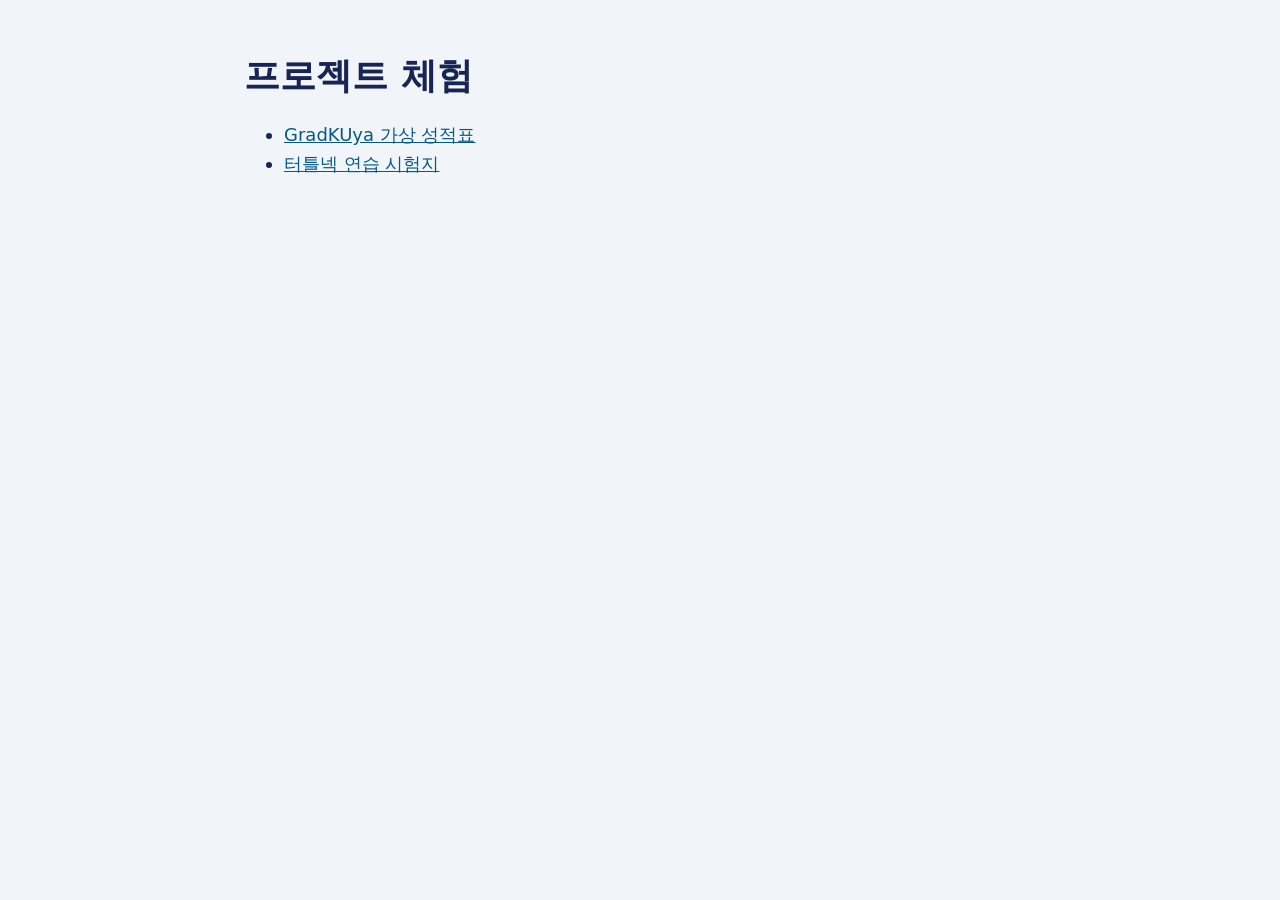
<file: index.html>
<!doctype html><html lang="ko"><meta charset="utf-8"><meta name="viewport" content="width=device-width,initial-scale=1"><title>프로젝트 체험</title><link rel="stylesheet" href="style.css"><h1>프로젝트 체험</h1><ul><li><a href="gradkuya/">GradKUya 가상 성적표</a></li><li><a href="turtleneck/">터틀넥 연습 시험지</a></li></ul></html>
</file>
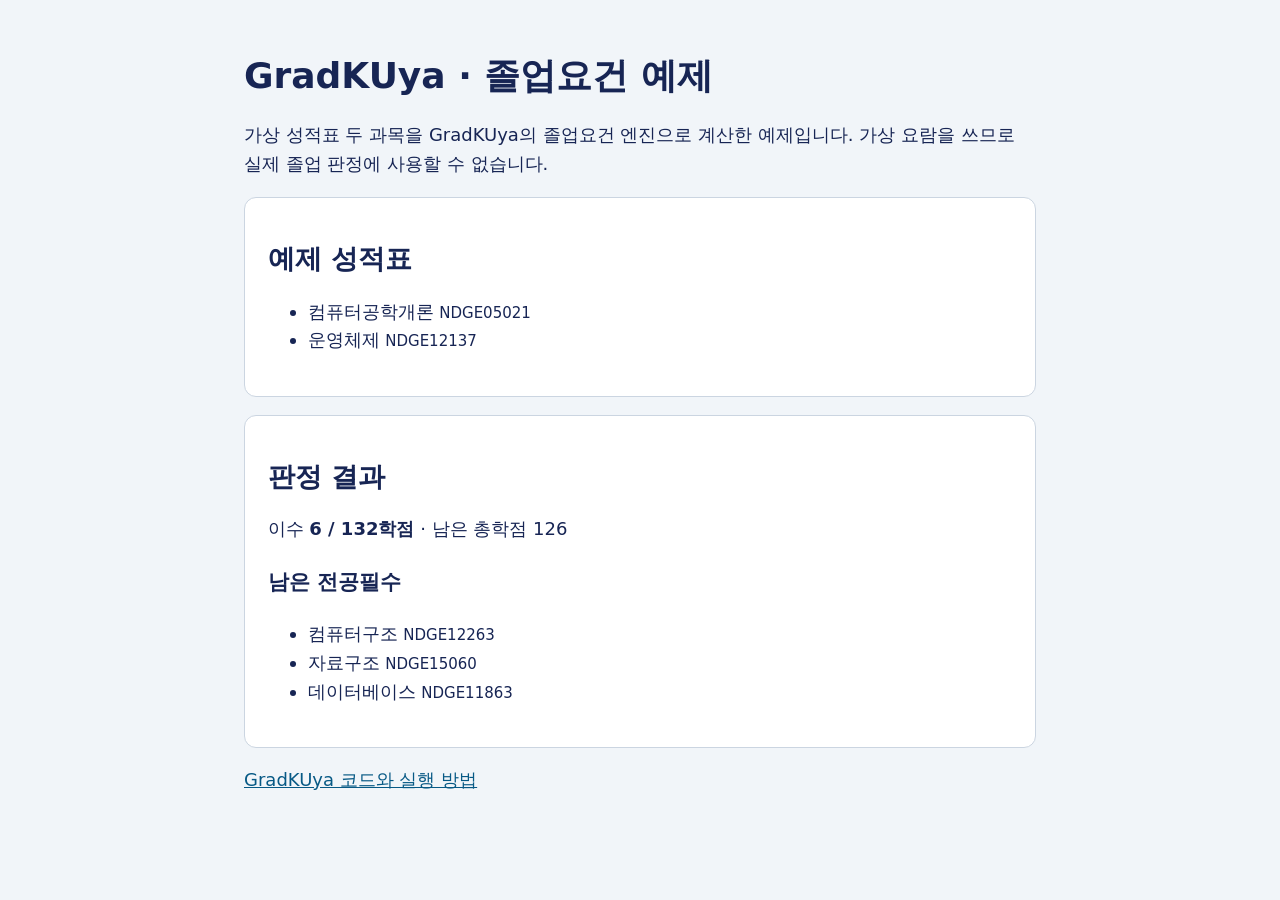
<file: gradkuya/index.html>
<!doctype html>
<html lang="ko"><head><meta charset="utf-8"><meta name="viewport" content="width=device-width,initial-scale=1"><title>GradKUya · 졸업요건 예제</title><link rel="stylesheet" href="../style.css"></head>
<body><main><h1>GradKUya · 졸업요건 예제</h1>
<p>가상 성적표 두 과목을 GradKUya의 졸업요건 엔진으로 계산한 예제입니다. 가상 요람을 쓰므로 실제 졸업 판정에 사용할 수 없습니다.</p>
<section><h2>예제 성적표</h2><ul><li>컴퓨터공학개론 <small>NDGE05021</small></li><li>운영체제 <small>NDGE12137</small></li></ul></section>
<section><h2>판정 결과</h2><p>이수 <strong>6 / 132학점</strong> · 남은 총학점 126</p>
<h3>남은 전공필수</h3><ul><li>컴퓨터구조 <small>NDGE12263</small></li><li>자료구조 <small>NDGE15060</small></li><li>데이터베이스 <small>NDGE11863</small></li></ul></section>
<p><a href="https://github.com/K-Lunatic/gradkuya-public">GradKUya 코드와 실행 방법</a></p></main></body></html>
</file>
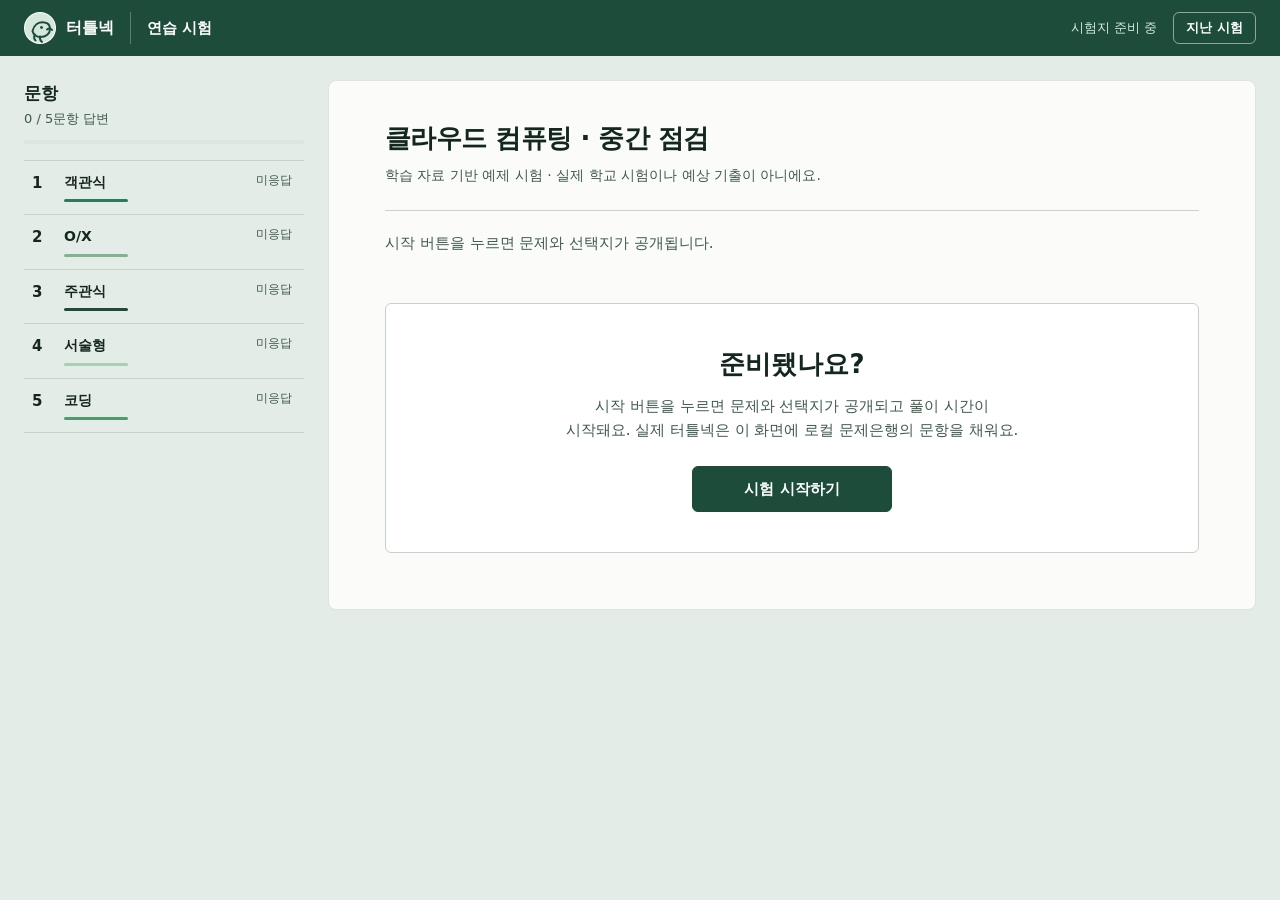
<file: turtleneck/index.html>
<!doctype html>
<html lang="ko">
<head>
<meta charset="utf-8">
<meta name="viewport" content="width=device-width,initial-scale=1">
<title>터틀넥 연습 시험</title>
<link rel="icon" href="./icon.svg">
<link rel="stylesheet" href="./exam.css">
<script src="./demo.js" defer></script>
</head>
<body>
<header class="shell-bar">
  <a class="brand" href="#"><img src="./icon.svg" alt="" width="32" height="32"><span>터틀넥</span></a>
  <p id="bar-title" class="bar-title">연습 시험</p>
  <div class="bar-status">
    <section id="time-panel" class="time-panel" aria-label="시험 시간" hidden>
      <p class="clock">푼 시간 <strong id="elapsed-time">00:00</strong></p>
    </section>
    <p id="saved" class="saved" role="status" aria-live="polite"></p>
    <span id="phase" class="phase">시험지 준비 중</span>
    <button id="history-toggle" class="bar-button" type="button">지난 시험</button>
  </div>
</header>
<div id="exam" class="exam">
  <aside class="rail" aria-label="문항 목록">
    <div class="rail-head">
      <h2>문항</h2>
      <p id="progress" class="progress"></p>
      <div class="progress-track" aria-hidden="true"><span id="progress-fill" class="progress-fill"></span></div>
    </div>
    <ol id="nav" class="rail-rows"></ol>
    <div id="submit-area" class="submit-area" hidden>
      <p id="confirm-text" class="confirm-text" role="alert" hidden></p>
      <button id="submit" class="button primary" type="button">답안 제출하기</button>
      <button id="cancel" class="button" type="button" hidden>계속 풀기</button>
      <p class="submit-help">제출하면 데모 결과가 표시돼요.</p>
    </div>
  </aside>
  <main class="paper">
    <div class="paper-head">
      <div class="paper-title">
        <h1 id="title">클라우드 컴퓨팅 · 중간 점검</h1>
        <p id="total" class="subtitle">학습 자료 기반 예제 시험 · 실제 학교 시험이나 예상 기출이 아니에요.</p>
      </div>
      <p id="score" class="score" hidden><span class="score-label">점수</span><span class="score-number"><span id="score-got"></span><span class="score-total"> / 100</span></span></p>
    </div>
    <p id="notice" class="notice" role="status" aria-live="polite" tabindex="-1"></p>
    <section id="start-panel" class="start-panel" aria-labelledby="start-title">
      <h2 id="start-title">준비됐나요?</h2>
      <p>시작 버튼을 누르면 문제와 선택지가 공개되고 풀이 시간이 시작돼요. 실제 터틀넥은 이 화면에 로컬 문제은행의 문항을 채워요.</p>
      <button id="start" class="button primary" type="button">시험 시작하기</button>
    </section>
    <section id="history-panel" class="history-panel" hidden aria-labelledby="history-title">
      <div class="history-head"><h2 id="history-title">지난 시험</h2><button id="history-close" class="button quiet" type="button">닫기</button></div>
      <p class="history-help">이 데모의 기록은 이 브라우저에만 저장돼요.</p>
      <ul id="history-list" class="history-list"></ul>
    </section>
    <ol id="questions" class="questions" hidden></ol>
    <p id="error" class="error" role="alert" hidden></p>
  </main>
</div>
</body>
</html>
</file>
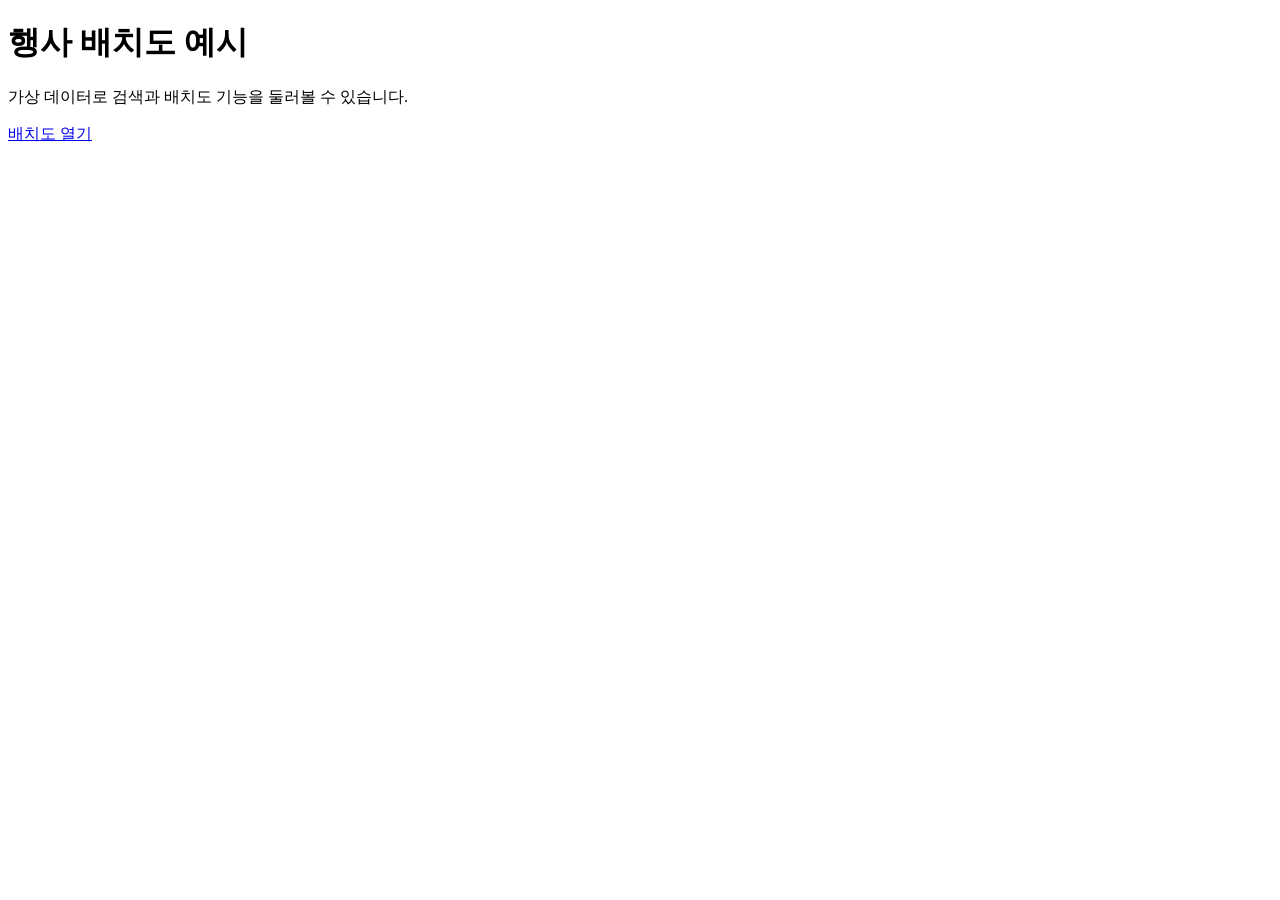
<file: demos/k-army-qr/index.html>
<!doctype html>
<html lang="ko">
<meta charset="utf-8">
<meta name="viewport" content="width=device-width, initial-scale=1">
<title>행사 배치도 예시</title>
<h1>행사 배치도 예시</h1>
<p>가상 데이터로 검색과 배치도 기능을 둘러볼 수 있습니다.</p>
<a href="Completion/">배치도 열기</a>
</html>
</file>
<file: style.css>
:root{font:18px/1.6 system-ui;color:#172554;background:#f1f5f9}
body{max-width:44rem;margin:3rem auto;padding:0 1.2rem} h1,h2{line-height:1.2}
section,fieldset{background:white;border:1px solid #cbd5e1;border-radius:12px;padding:1.25rem;margin:1rem 0}
button{background:#164e63;color:white;border:0;border-radius:8px;padding:.6rem 1rem;font:inherit;cursor:pointer}
label{display:block;padding:.3rem} a{color:#075985} output{display:block;font-weight:bold}
</file>
<file: turtleneck/exam.css>
/* Shelf labels: every question, set and concept carries its source like a library call-number sticker.
   System fonts only: the pages are served locally and must work offline on macOS and Windows. */
:root {
  color-scheme: light;
  --shelf: #1d4d3a;        /* shelf-end sign green: shell bar, primary action, filled states */
  --shelf-deep: #143a2b;
  --ground: #e4ece7;       /* page ground */
  --paper: #fbfcfa;        /* label stock: the work surface */
  --white: #ffffff;
  --ink: #14271f;
  --ink-2: #3f5a4c;        /* secondary text: a green tint, never neutral grey */
  --ink-3: #5a7366;
  --line: #c3d4ca;
  --line-soft: #dbe6df;
  --tint: #eef4f0;
  --tint-strong: #d5e6db;
  --focus: #2f7a56;
  --errata: #b83d24;       /* only for wrong answers and errors */
  --errata-tint: #f8e7e2;
  --errata-line: #ecc7bd;   /* review panel edge */
  --on-shelf: #d6e8dd;      /* secondary text on the shell bar */
  --alert-on-shelf: #ffd2c6; /* overtime and failed save on the shell bar */
  --band-1: #2f7a56; --band-2: #7fb592; --band-3: #1d4d3a; --band-4: #a9cfb3; --band-5: #4f9a6e;
  --sans: "Apple SD Gothic Neo", "Malgun Gothic", "맑은 고딕", "Noto Sans KR", system-ui, sans-serif;
  --mono: ui-monospace, SFMono-Regular, Menlo, Consolas, "D2Coding", monospace;
}

* { box-sizing: border-box; }
[hidden] { display: none !important; }
html { scrollbar-color: var(--line) var(--ground); }
body { margin: 0; background: var(--ground); color: var(--ink); font: 15px/1.6 var(--sans); word-break: keep-all; overflow-wrap: anywhere; caret-color: var(--shelf); }
::selection { background: var(--tint-strong); color: var(--ink); }
h1, h2, p, ol, ul, dl, dd, figure, blockquote, pre { margin: 0; padding: 0; }
ol, ul { list-style: none; }
button, input, textarea { font: inherit; color: inherit; }
button { cursor: pointer; }
button:disabled { cursor: default; }
.busy button { cursor: progress; }
:focus-visible { outline: 2px solid var(--focus); outline-offset: 2px; }
a { color: var(--shelf); text-underline-offset: 3px; }
.band-1 { --band: var(--band-1); } .band-2 { --band: var(--band-2); } .band-3 { --band: var(--band-3); } .band-4 { --band: var(--band-4); } .band-5 { --band: var(--band-5); }

/* Shell bar: the shelf-end sign */
.shell-bar { position: sticky; top: 0; z-index: 5; display: flex; align-items: center; gap: 16px; min-height: 56px; padding: 8px 24px; background: var(--shelf); color: var(--white); }
.brand { flex: none; display: flex; align-items: center; gap: 10px; padding-right: 16px; border-right: 1px solid rgba(255, 255, 255, .28); color: inherit; text-decoration: none; font-weight: 700; font-size: 16px; }
.brand img { border-radius: 50%; background: var(--white); }
.bar-title { min-width: 0; overflow: hidden; text-overflow: ellipsis; white-space: nowrap; font-weight: 600; }
.bar-status { display: flex; align-items: center; gap: 16px; margin-left: auto; font-size: 13px; }
.time-panel { display: flex; gap: 16px; }
.clock { white-space: nowrap; color: var(--on-shelf); }
.clock strong { margin-left: 4px; color: var(--white); font-size: 17px; font-weight: 700; font-variant-numeric: tabular-nums; }
.limit-clock.overtime, .limit-clock.overtime strong { color: var(--alert-on-shelf); }
.saved { color: var(--on-shelf); white-space: nowrap; }
.phase { color: var(--on-shelf); white-space: nowrap; }
.bar-button { min-height: 32px; padding: 0 12px; border: 1px solid rgba(255, 255, 255, .5); border-radius: 6px; background: transparent; color: var(--white); font-size: 13px; font-weight: 600; }
.bar-button:hover { background: var(--shelf-deep); }
.shell-bar :focus-visible { outline-color: var(--white); }

/* Layout: rail of questions, label-stock work surface */
.exam { display: grid; grid-template-columns: 280px minmax(0, 1fr); gap: 24px; align-items: start; max-width: 1360px; margin: 0 auto; padding: 24px 24px 72px; }
.paper { min-width: 0; padding: 40px 56px 56px; background: var(--paper); border: 1px solid var(--line-soft); border-radius: 8px; }

/* Rail */
.rail { position: sticky; top: 80px; display: flex; flex-direction: column; max-height: calc(100vh - 104px); }
.rail-head h2 { font-size: 17px; font-weight: 700; }
.progress { margin-top: 2px; color: var(--ink-2); font-size: 13px; }
.progress-track { height: 4px; margin-top: 10px; border-radius: 2px; background: var(--line-soft); overflow: hidden; }
.progress-fill { display: block; width: var(--fill, 0%); height: 100%; background: var(--shelf); transition: width .3s cubic-bezier(.2, .7, .2, 1); }
.rail-rows { flex: 1 1 auto; min-height: 0; margin: 16px 0 0; overflow-y: auto; border-top: 1px solid var(--line); }
.rail-row { border-bottom: 1px solid var(--line); }
.rail-link { display: grid; grid-template-columns: 24px minmax(0, 1fr) auto; gap: 2px 8px; padding: 10px 12px 12px 8px; color: inherit; text-decoration: none; }
.rail-link:hover { background: var(--tint); }
.rail-row.current .rail-link { background: var(--tint-strong); }
.rail-num { grid-row: span 2; font-weight: 700; font-variant-numeric: tabular-nums; }
.rail-type { font-size: 14px; font-weight: 600; overflow: hidden; text-overflow: ellipsis; white-space: nowrap; }
.rail-time { color: var(--ink-2); font-size: 13px; font-variant-numeric: tabular-nums; text-align: right; }
.rail-state { color: var(--ink-2); font-size: 12px; }
.rail-band { grid-column: 2 / -1; height: 3px; width: calc(var(--len, 1) * 64px); min-width: 8px; margin-top: 4px; border-radius: 2px; background: var(--band, var(--band-1)); }
.rail-row.is-answered .rail-state { color: var(--shelf); font-weight: 600; }
.rail-row.is-correct .rail-state { color: var(--shelf); font-weight: 700; }
.rail-row.is-partial .rail-state, .rail-row.is-incorrect .rail-state { color: var(--errata); font-weight: 700; }

/* The irreversible action stands alone below empty space. */
.submit-area { display: grid; gap: 8px; margin-top: 40px; padding-top: 16px; }
.submit-help { color: var(--ink-2); font-size: 12px; text-align: center; }
.confirm-text { color: var(--errata); font-size: 13px; font-weight: 600; }

/* Buttons */
.button { min-height: 40px; padding: 0 16px; border: 1px solid var(--shelf); border-radius: 6px; background: var(--white); color: var(--shelf); font-weight: 700; font-size: 14px; }
.button:hover:not(:disabled) { background: var(--tint); }
.button.primary { min-height: 46px; background: var(--shelf); color: var(--white); font-size: 15px; }
.button.primary:hover:not(:disabled) { background: var(--shelf-deep); }
.button.primary[data-armed] { background: var(--errata); border-color: var(--errata); }
.button.quiet { min-height: 32px; border-color: transparent; background: transparent; }
.button:disabled { opacity: .55; }
.error { margin-top: 12px; padding: 12px 16px; border-radius: 6px; background: var(--errata-tint); color: var(--errata); font-size: 13px; font-weight: 600; }
/* Page-level problems stay in view above the questions instead of hiding in the rail. */
.page-error { position: sticky; top: 68px; z-index: 3; margin-top: 16px; font-size: 14px; }
.error-actions { display: flex; flex-wrap: wrap; gap: 8px; margin-top: 10px; }
.error-actions .button { border-color: var(--errata); color: var(--errata); }
.q-error { margin-top: 8px; color: var(--errata); font-size: 13px; font-weight: 600; }
.field-limit { margin-top: 6px; color: var(--errata); font-size: 13px; }
.saved.failed { color: var(--alert-on-shelf); font-weight: 700; }
.notice:focus { outline: 0; }
.outcome:focus { outline: 0; }
.outcome:focus-visible { outline: 2px solid var(--focus); outline-offset: 4px; }

/* Work surface header */
.paper-head { display: flex; flex-wrap: wrap; justify-content: space-between; align-items: flex-end; gap: 16px 32px; padding-bottom: 24px; border-bottom: 1px solid var(--line); }
.paper-title { flex: 1 1 320px; min-width: 0; }
.paper-head h1 { font-size: 26px; line-height: 1.35; letter-spacing: -0.02em; font-weight: 800; }
.subtitle { margin-top: 8px; max-width: 68ch; color: var(--ink-2); font-size: 14px; }
.score { display: grid; justify-items: end; }
.score-label { color: var(--ink-2); font-size: 13px; font-weight: 600; }
.score-number { font-size: 44px; font-weight: 800; line-height: 1.05; letter-spacing: -0.03em; font-variant-numeric: tabular-nums; white-space: nowrap; }
.score-total { color: var(--ink-2); font-size: 17px; font-weight: 600; letter-spacing: 0; }
.notice { margin-top: 20px; max-width: 72ch; color: var(--ink-2); }
.notice.grading { padding: 14px 16px; border-radius: 6px; background: var(--tint-strong); color: var(--ink); }
.set-return { display: inline-block; margin-top: 12px; font-size: 14px; font-weight: 700; }

/* Source label: white sticker, hairline border, colour band on top, name over exact location */
.label { display: inline-grid; align-content: start; min-width: 96px; max-width: 260px; padding: 9px 12px 8px; border: 1px solid var(--ink-3); border-top: 4px solid var(--band, var(--band-1)); background: var(--white); line-height: 1.35; }
.label-name { overflow: hidden; text-overflow: ellipsis; white-space: nowrap; font-size: 13px; font-weight: 700; }
.label-loc { color: var(--ink-2); font-size: 12px; font-variant-numeric: tabular-nums; }
.label.small { min-width: 0; padding: 6px 10px 5px; border-top-width: 3px; }

/* Panels */
.review { margin-top: 24px; padding: 20px 24px; border: 1px solid var(--errata-line); border-radius: 6px; background: var(--errata-tint); }
.review h2 { color: var(--errata); font-size: 15px; }
.review li { display: flex; flex-wrap: wrap; align-items: center; gap: 8px 16px; margin-top: 12px; }
.review li strong { font-size: 16px; }
.review-sources { display: flex; flex-wrap: wrap; gap: 8px; }
.start-panel { margin-top: 48px; padding: 40px 32px; border: 1px solid var(--line); border-radius: 6px; background: var(--white); text-align: center; }
.start-panel h2 { font-size: 26px; }
.start-panel p { margin: 8px auto 24px; max-width: 48ch; color: var(--ink-2); }
.start-panel .button { min-width: 200px; }
.history-panel { margin-top: 24px; padding: 20px 24px; border: 1px solid var(--line); border-radius: 6px; background: var(--white); }
.history-head { display: flex; align-items: center; justify-content: space-between; gap: 12px; }
.history-head h2 { font-size: 17px; }
.history-help { margin-top: 4px; color: var(--ink-2); font-size: 13px; }
.history-list { margin-top: 16px; }
.history-item { display: flex; align-items: center; justify-content: space-between; gap: 16px; padding: 12px 0; border-top: 1px solid var(--line-soft); }
.history-copy { display: grid; min-width: 0; }
.history-title { overflow: hidden; text-overflow: ellipsis; white-space: nowrap; font-weight: 600; }
.history-detail, .history-date { color: var(--ink-2); font-size: 12px; font-variant-numeric: tabular-nums; }
.history-item .button { flex: none; min-height: 34px; padding: 0 12px; font-size: 13px; }
.history-empty { padding: 12px 0; color: var(--ink-2); }

/* Questions */
.question { margin-top: 40px; padding-top: 32px; border-top: 1px solid var(--line-soft); scroll-margin-top: 80px; }
.questions > .question:first-child { border-top: 0; padding-top: 8px; }
.question-head { display: flex; flex-wrap: wrap; align-items: flex-start; gap: 12px 16px; }
.num { min-width: 32px; font-size: 32px; font-weight: 800; line-height: 1; font-variant-numeric: tabular-nums; }
.is-correct .num { color: var(--shelf); }
.is-partial .num, .is-incorrect .num { color: var(--errata); }
.q-meta { display: flex; align-items: center; gap: 8px; padding-top: 4px; }
.kind { padding: 2px 8px; border: 1px solid var(--line); border-radius: 4px; color: var(--shelf); font-size: 12px; font-weight: 700; }
.points { color: var(--ink); font-size: 14px; font-weight: 700; font-variant-numeric: tabular-nums; }
.q-side { display: flex; align-items: center; gap: 16px; margin-left: auto; padding-top: 2px; }
.time-bar { display: grid; gap: 4px; width: 160px; }
.time-text { color: var(--ink-2); font-size: 12px; text-align: right; font-variant-numeric: tabular-nums; }
.time-track { position: relative; height: 3px; border-radius: 2px; background: var(--line-soft); }
.time-track::after { content: ""; position: absolute; inset: 0 auto 0 0; width: var(--len, 0%); border-radius: 2px; background: var(--shelf); }
.confusion-toggle { flex: none; display: inline-flex; align-items: center; gap: 6px; min-height: 32px; padding: 0 10px; border: 1px solid var(--line); border-radius: 6px; background: var(--white); color: var(--ink-2); font-size: 13px; }
.confusion-toggle:hover:not(:disabled) { border-color: var(--focus); color: var(--shelf); }
.confusion-toggle.selected { border-color: var(--shelf); background: var(--tint-strong); color: var(--shelf); font-weight: 700; }
.confusion-toggle:disabled { opacity: .6; }
.confusion-mark { width: 22px; height: 16px; overflow: visible; }
.confusion-mark path { fill: none; stroke: currentColor; stroke-width: 2.5; stroke-linecap: round; stroke-linejoin: round; }
.q-text { margin-top: 16px; max-width: 68ch; font-size: 17px; font-weight: 500; line-height: 1.7; white-space: pre-wrap; }
.question-images { display: grid; gap: 12px; margin-top: 12px; }
.question-image img { display: block; max-width: 100%; height: auto; border: 1px solid var(--line-soft); border-radius: 4px; }
.question-image figcaption { color: var(--ink-2); font-size: 13px; }

pre, .code { font: 14px/1.7 var(--mono); tab-size: 4; }
pre { margin-top: 16px; padding: 16px 20px; overflow-x: auto; border: 1px solid var(--line-soft); border-radius: 6px; background: var(--tint); white-space: pre; }
pre[data-language]::before { content: attr(data-language); display: block; margin-bottom: 8px; color: var(--ink-2); font: 700 12px/1 var(--sans); }

/* Options */
.options { display: grid; gap: 4px; margin-top: 16px; max-width: 72ch; }
.option { display: flex; align-items: flex-start; gap: 12px; padding: 8px 12px; border: 1px solid transparent; border-radius: 6px; }
label.option { cursor: pointer; }
label.option:hover { background: var(--tint); }
.option input { position: absolute; opacity: 0; width: 1px; height: 1px; }
.bubble { flex: none; display: grid; place-items: center; width: 26px; height: 26px; border: 1.5px solid var(--ink-3); border-radius: 50%; font-size: 13px; font-weight: 700; line-height: 1; font-variant-numeric: tabular-nums; }
.option-text { padding-top: 1px; font-size: 16px; white-space: pre-wrap; }
.option:has(input:checked) { border-color: var(--shelf); background: var(--tint-strong); }
.option input:checked + .bubble { border-color: var(--shelf); background: var(--shelf); color: var(--white); }
.option input[type="checkbox"] + .bubble { border-radius: 4px; }
.option input:focus-visible + .bubble { outline: 2px solid var(--focus); outline-offset: 3px; }
.is-mine .bubble { border-color: var(--ink); background: var(--ink); color: var(--white); }
.is-answer { border-color: var(--shelf); background: var(--tint-strong); }
.is-answer .option-text { font-weight: 700; }
.option-tag { flex: none; margin-left: auto; padding: 1px 8px; border-radius: 4px; font-size: 12px; font-weight: 700; }
.option-tag.mine { border: 1px solid var(--ink-3); color: var(--ink); }
.option-tag.answer { background: var(--shelf); color: var(--white); }
.option-tag + .option-tag { margin-left: 6px; }

/* Answer inputs */
.short, .essay, textarea.code { display: block; margin-top: 16px; border: 1px solid var(--line); border-radius: 6px; background: var(--white); }
.short { width: min(100%, 420px); padding: 10px 12px; font-size: 16px; }
.essay { width: 100%; max-width: 72ch; min-height: 140px; padding: 12px 14px; resize: vertical; font-size: 16px; line-height: 1.7; }
textarea.code { width: 100%; min-height: 168px; padding: 14px 16px; background: var(--tint); resize: vertical; white-space: pre; overflow-x: auto; }
.short:hover, .essay:hover, textarea.code:hover { border-color: var(--ink-3); }
.short:focus-visible, .essay:focus-visible, textarea.code:focus-visible { outline: 0; border-color: var(--shelf); box-shadow: 0 0 0 3px var(--tint-strong); }
::placeholder { color: var(--ink-3); }
.question-submit { min-height: 40px; margin-top: 16px; background: var(--white); color: var(--shelf); font-size: 14px; }
.question-submit:hover:not(:disabled) { background: var(--tint); }

/* Ordering blocks */
.ordering-input { margin-top: 16px; max-width: 72ch; }
.ordering-help, .ordering-label { color: var(--ink-2); font-size: 13px; }
.ordering-label { margin-top: 12px; font-weight: 700; }
.ordering-bank { display: flex; flex-wrap: wrap; gap: 8px; margin-top: 8px; }
.order-block, .order-slot-button { padding: 10px 12px; border: 1px solid var(--line); border-radius: 6px; background: var(--white); text-align: left; }
.order-block { cursor: grab; }
.order-block:hover, .order-block.selected { border-color: var(--shelf); background: var(--tint-strong); }
.ordering-slots { display: grid; gap: 8px; margin-top: 8px; }
.order-slot { min-height: 48px; border: 1px dashed var(--ink-3); border-radius: 6px; }
.order-slot.filled { border-style: solid; border-color: var(--shelf); background: var(--tint); }
.order-slot-button { width: 100%; min-height: 46px; border: 0; background: transparent; }
.order-slot-button:hover { background: var(--tint-strong); }

/* Results */
.result { margin-top: 20px; max-width: 76ch; }
.outcome { font-size: 14px; font-weight: 700; color: var(--errata); font-variant-numeric: tabular-nums; }
.outcome.correct { color: var(--shelf); }
.outcome.pending { color: var(--ink-2); }
summary.outcome { display: flex; align-items: baseline; gap: 12px; width: max-content; padding: 4px 0; list-style: none; cursor: pointer; }
summary.outcome::-webkit-details-marker { display: none; }
.more { color: var(--ink-2); font-size: 13px; font-weight: 500; text-decoration: underline; text-underline-offset: 3px; }
summary.outcome:hover .more { color: var(--shelf); }
details[open] .more { display: none; }
dl { display: grid; grid-template-columns: 72px minmax(0, 1fr); gap: 8px 0; margin-top: 12px; }
dt { padding-top: 3px; color: var(--ink-2); font-size: 13px; font-weight: 700; }
dd { font-size: 15px; line-height: 1.7; white-space: pre-wrap; }
.criteria { margin-top: 12px; }
.criteria li { display: grid; grid-template-columns: 72px minmax(0, 1fr); font-size: 14px; }
.criteria li::before { content: "아쉬워요"; grid-row: span 2; color: var(--errata); font-size: 13px; font-weight: 700; }
.criteria li.met::before { content: "충족"; color: var(--shelf); }
.criteria strong, .criteria span { grid-column: 2; }
.criteria span { color: var(--ink-2); }
.criteria li + li { margin-top: 8px; }
.evidence { display: grid; gap: 8px; margin: 16px 0 0 72px; }
.evidence blockquote { font-size: 15px; line-height: 1.8; }
.evidence blockquote span { background: linear-gradient(transparent 58%, var(--tint-strong) 58%); -webkit-box-decoration-break: clone; box-decoration-break: clone; }

/* Sets and matching pages */
.page { max-width: 880px; margin: 0 auto; padding: 32px 24px 72px; }
.page.wide { max-width: 1040px; }
.page-card { padding: 40px 48px 48px; border: 1px solid var(--line-soft); border-radius: 8px; background: var(--paper); }
.page-head { display: flex; flex-wrap: wrap; justify-content: space-between; align-items: flex-end; gap: 12px 24px; padding-bottom: 24px; border-bottom: 1px solid var(--line); }
.page-head h1 { font-size: 26px; line-height: 1.35; letter-spacing: -0.02em; font-weight: 800; }
.page-progress { color: var(--shelf); font-weight: 700; font-variant-numeric: tabular-nums; white-space: nowrap; }
.set-list { margin-top: 24px; border-top: 1px solid var(--line); }
.set-choice { display: grid; grid-template-columns: 88px minmax(120px, 200px) minmax(0, 1fr) 120px; align-items: center; gap: 16px; width: 100%; min-height: 64px; padding: 12px 16px; border: 0; border-bottom: 1px solid var(--line); background: transparent; text-align: left; }
.set-choice:hover:not(:disabled) { background: var(--tint); }
.set-choice:disabled { opacity: .6; }
.set-choice strong { font-size: 17px; }
.set-meta { color: var(--ink-2); font-size: 14px; font-variant-numeric: tabular-nums; text-align: right; }
.set-band { height: 4px; width: calc(var(--len, 1) * 160px); min-width: 12px; border-radius: 2px; background: var(--band, var(--band-1)); }
.set-state { color: var(--ink-2); font-size: 13px; text-align: right; }
.set-choice.done .set-state { color: var(--shelf); font-weight: 700; }
.match-board { display: grid; grid-template-columns: 1fr 1fr; gap: 32px; margin-top: 24px; }
.match-column { min-width: 0; }
.match-column h2 { padding-bottom: 8px; border-bottom: 1px solid var(--line); font-size: 15px; }
.match-tiles { display: grid; gap: 8px; margin-top: 12px; }
.match-tile { min-height: 72px; padding: 14px 16px 12px; border: 1px solid var(--line); border-top: 4px solid var(--band-4); background: var(--white); text-align: left; font-size: 15px; line-height: 1.55; transition: border-color .15s, background .15s; }
#left-tiles .match-tile { font-weight: 700; border-top-color: var(--band-1); }
.match-tile:hover:not(:disabled) { border-color: var(--shelf); background: var(--tint); }
.match-tile.selected { border-color: var(--shelf); background: var(--tint-strong); box-shadow: 0 0 0 2px var(--shelf); }
.match-tile.matched { border-color: var(--line-soft); border-top-color: var(--shelf); background: var(--tint); color: var(--ink-2); }
.match-tile.matched::after { content: "연결됨"; display: block; margin-top: 6px; color: var(--shelf); font-size: 12px; font-weight: 700; }
.match-tile .label { display: grid; width: max-content; margin-top: 8px; font-weight: 400; }
.match-result li .label { justify-self: start; margin-top: 4px; }
.match-tile:disabled { cursor: default; }
.match-result { margin-top: 32px; padding: 20px 24px; border: 1px solid var(--line); border-radius: 6px; background: var(--white); }
.match-result h2 { font-size: 16px; }
.match-result p { margin-top: 4px; color: var(--shelf); font-weight: 700; font-variant-numeric: tabular-nums; }
.match-result li { display: grid; gap: 2px; margin-top: 12px; padding-top: 12px; border-top: 1px solid var(--line-soft); }
.match-result li strong { font-size: 16px; }
.match-result li span { color: var(--ink-2); }

/* Half window beside the chat: the rail turns into a strip above the work surface. */
@media (max-width: 880px) {
  .shell-bar { flex-wrap: wrap; padding: 8px 16px; gap: 8px 16px; }
  .bar-title { flex: 1 1 0; }
  .bar-status { width: 100%; margin-left: 0; gap: 12px; flex-wrap: wrap; }
  .exam { display: block; padding: 16px 12px 40px; }
  .rail { position: static; max-height: none; margin-bottom: 16px; }
  .rail-rows { display: flex; flex-wrap: wrap; gap: 6px; margin-top: 12px; border: 0; }
  .rail-row { border: 0; }
  .rail-link { display: flex; align-items: center; gap: 6px; min-height: 36px; padding: 4px 10px; border: 1px solid var(--line); border-radius: 6px; background: var(--white); }
  .rail-type, .rail-time, .rail-band { display: none; }
  .rail-state { font-size: 12px; }
  .submit-area { grid-template-columns: 1fr 1fr; margin-top: 16px; padding-top: 0; }
  .submit-area .confirm-text, .submit-help { grid-column: 1 / -1; }
  .paper { padding: 24px 20px 32px; }
  .score-number { font-size: 32px; }
  .q-side { width: 100%; margin-left: 0; justify-content: space-between; }
  .evidence { margin-left: 0; }
  dl, .criteria li { grid-template-columns: 64px minmax(0, 1fr); }
  .page { padding: 16px 12px 40px; }
  .page-card { padding: 24px 20px 32px; }
  .set-choice { grid-template-columns: 72px minmax(0, 1fr) auto; }
  .set-band { grid-column: 1 / -1; grid-row: 2; }
  .match-board { gap: 12px; }
  .match-tile { min-height: 64px; padding: 10px 12px; font-size: 14px; }
}

@media (prefers-reduced-motion: reduce) {
  .progress-fill, .match-tile { transition: none; }
  * { scroll-behavior: auto !important; }
}
</file>
